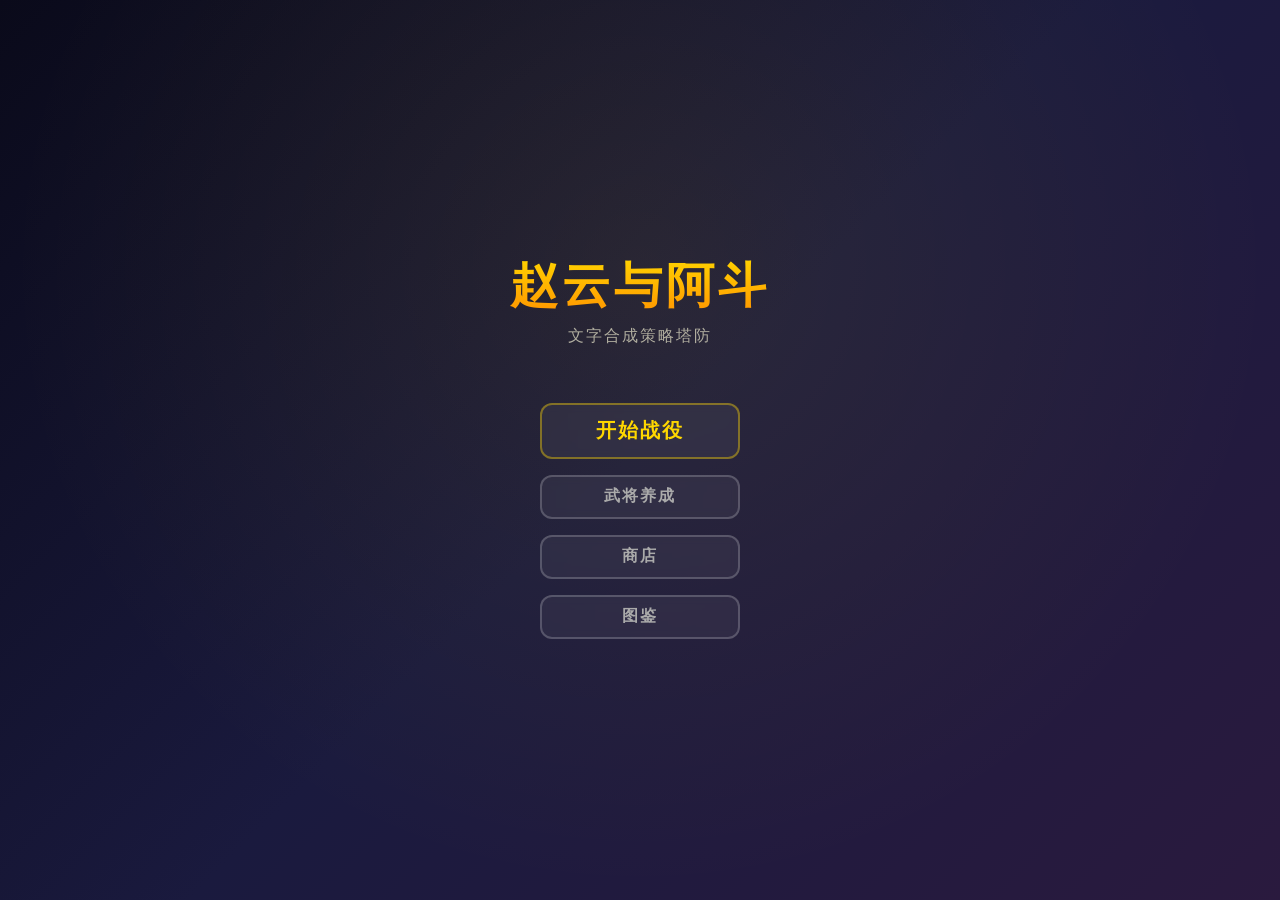
<file: index.html>
<!DOCTYPE html>
<html lang="zh-CN">
<head>
<meta charset="UTF-8">
<meta name="viewport" content="width=device-width,initial-scale=1.0,maximum-scale=1.0,user-scalable=no,viewport-fit=cover">
<meta name="apple-mobile-web-app-capable" content="yes">
<meta name="apple-mobile-web-app-status-bar-style" content="black-translucent">
<title>赵云与阿斗 — 文字合成塔防</title>
<link rel="stylesheet" href="css/main.css">
</head>
<body>

<!-- 主菜单 -->
<div id="menu-screen" class="screen active">
  <div class="game-title">赵云与阿斗</div>
  <div class="game-subtitle">文字合成策略塔防</div>
  <button class="menu-btn" id="btn-start">开始战役</button>
  <button class="menu-btn secondary">武将养成</button>
  <button class="menu-btn secondary">商店</button>
  <button class="menu-btn secondary">图鉴</button>
</div>

<!-- 章节选择 -->
<div id="chapter-select-screen" class="screen">
  <h2>选择章节</h2>
  <div class="chapter-list" id="chapter-select"></div>
  <button class="back-btn" id="btn-back-menu">← 返回主菜单</button>
</div>

<!-- 战斗界面 -->
<div id="battle-screen" class="screen">
  <div id="hud">
    <div class="hud-left">
      <span id="hud-wave">波次 1/5</span>
      <span id="hud-gold">💰0</span>
    </div>
    <div class="hud-right">
      <span id="hud-hp">阿斗 ❤️×10</span>
      <div id="adou-hp-bar"><div id="adou-hp-fill"></div></div>
      <button id="btn-pause">⏸</button>
    </div>
  </div>
  <canvas id="battle-canvas"></canvas>
  <div id="skill-bar"></div>
</div>

<!-- 暂停 -->
<div id="pause-overlay">
  <h2>⏸ 暂停</h2>
  <button class="menu-btn" id="btn-resume">继续游戏</button>
  <button class="menu-btn secondary" id="btn-quit">退出</button>
</div>

<!-- 结算 -->
<div id="result-screen" class="screen">
  <div class="result-title" id="result-title">🎉 胜利！</div>
  <div id="result-stars">⭐⭐⭐</div>
  <div class="result-stat">获得金币: <span id="result-gold">0</span></div>
  <div class="result-stat">消灭敌人: <span id="result-kills">0</span></div>
  <div class="result-buttons">
    <button class="menu-btn" id="btn-retry">再来一局</button>
    <button class="menu-btn secondary" id="btn-menu">返回主菜单</button>
  </div>
</div>

<!-- Toast -->
<div id="toast"></div>

<!-- Scripts -->
<script src="js/config.js"></script>
<script src="js/game-core.js"></script>
<script src="js/battle-renderer.js"></script>
<script src="js/ui.js"></script>
<script src="js/main.js"></script>

</body>
</html>
</file>
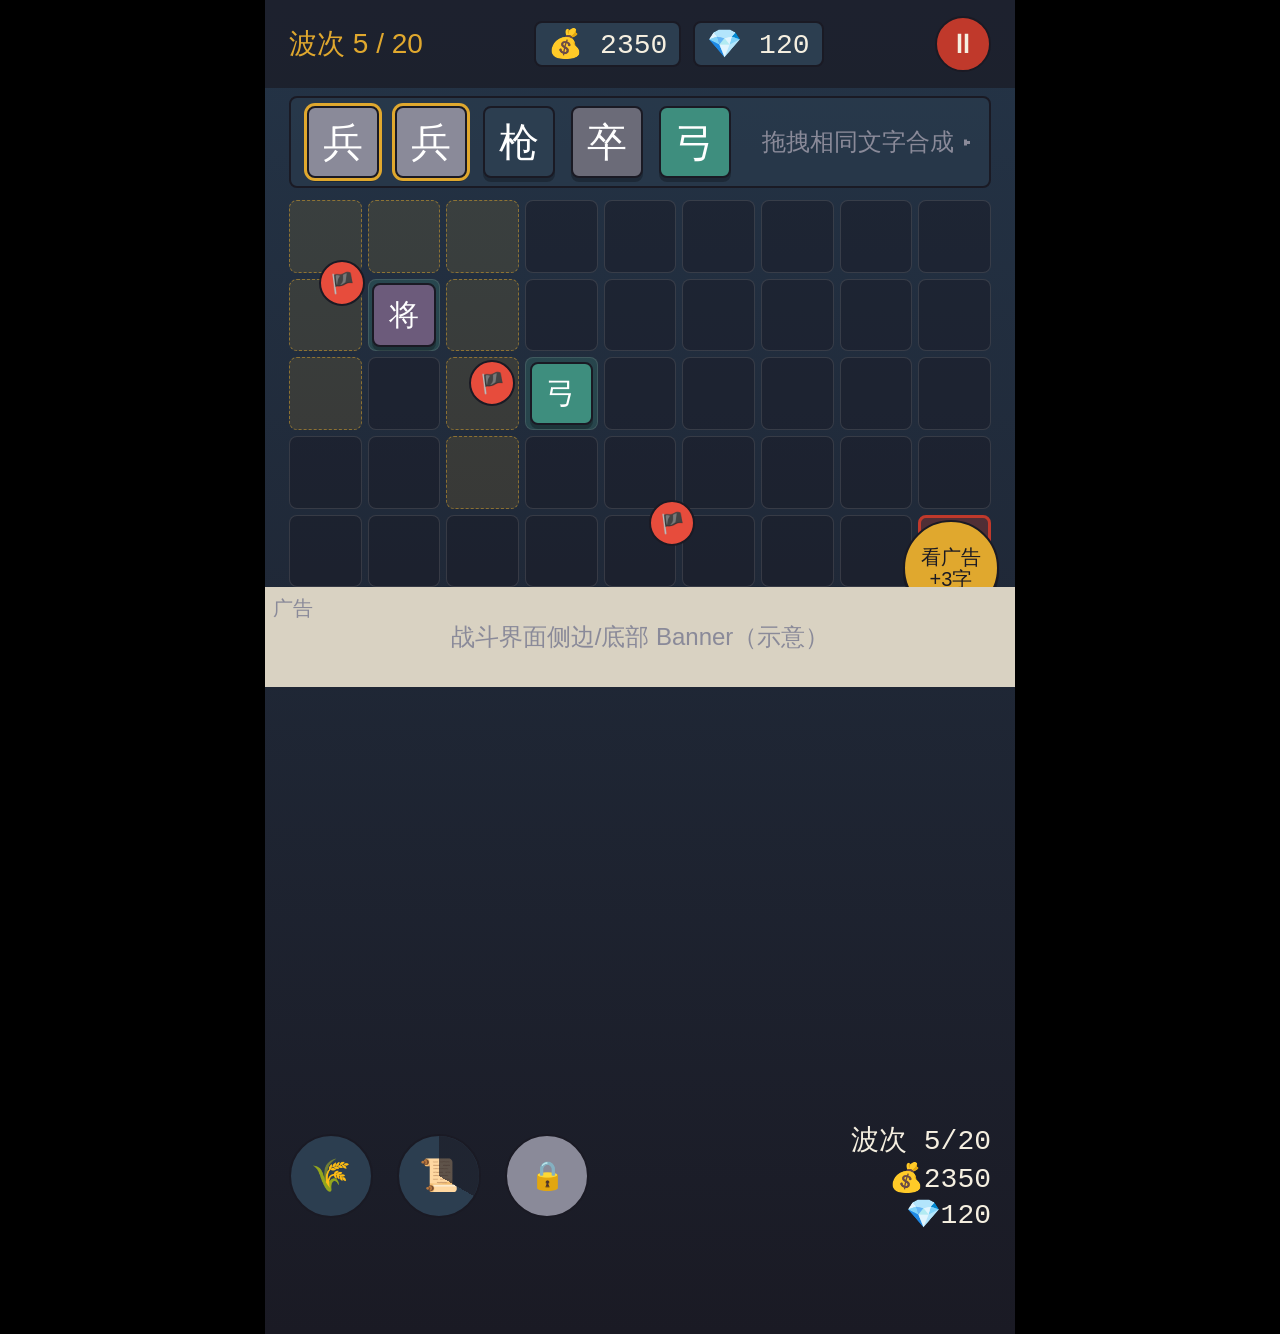
<file: design/prototype-battle.html>
<!DOCTYPE html>
<html lang="zh-CN">
<head>
<meta charset="UTF-8">
<meta name="viewport" content="width=750">
<title>战斗界面 · 赵云与阿斗</title>
<link rel="stylesheet" href="style-guide.css">
<style>
  * { margin:0; padding:0; box-sizing:border-box; }
  body { background:#000; display:flex; justify-content:center; }
  .screen { width:750px; height:1334px; position:relative; overflow:hidden;
    background: linear-gradient(180deg,#243447 0%, #1A1A24 100%);
    font-family:var(--f-body); color:var(--c-paper); }

  /* 顶部状态栏 */
  .topbar { height:88px; display:flex; align-items:center; justify-content:space-between;
    padding:0 var(--safe-x); background:rgba(26,26,36,.7); }
  .wave { font-family:var(--f-title); font-size:var(--fs-body); color:var(--c-gold); }
  .res { display:flex; gap:12px; font-family:var(--f-num); font-size:var(--fs-body); }
  .res .pill { background:var(--c-ink); border:var(--bd); border-radius:var(--r-tag);
    padding:4px 12px; }
  .pause { width:56px; height:56px; border-radius:50%; background:var(--c-red);
    border:var(--bd); display:flex; align-items:center; justify-content:center; font-size:28px; }

  /* 文字掉落区 */
  .dropzone { height:92px; margin:0 var(--safe-x); margin-top:8px; display:flex;
    gap:16px; align-items:center; background:rgba(44,62,80,.5);
    border:var(--bd); border-radius:var(--r-tag); padding:0 16px; }
  .dropzone .unit.glow { box-shadow:0 0 0 3px var(--c-gold), var(--shadow-pixel); }
  .dropzone .hint { font-size:var(--fs-sm); color:var(--c-gray); margin-left:auto; }

  /* 战场网格 */
  .battlefield { margin:12px var(--safe-x) 0; position:relative; }
  .grid { display:grid; grid-template-columns:repeat(9,1fr); gap:6px; }
  .cell { aspect-ratio:1/1; border-radius:var(--r-tag); background:rgba(26,26,36,.45);
    border:1px solid rgba(245,239,224,.12); display:flex; align-items:center;
    justify-content:center; position:relative; }
  .cell.path { background:rgba(224,168,46,.12); border:1px dashed rgba(224,168,46,.5); }
  .cell.held { background:rgba(62,142,126,.25); }
  .cell .unit { width:90%; height:90%; font-size:30px; }
  /* 阿斗格 */
  .cell.adou { background:rgba(192,57,43,.3); border:var(--bd-strong); }
  .adou-face { width:70%; height:70%; border-radius:50%; background:var(--c-gold);
    border:var(--bd); display:flex; align-items:center; justify-content:center; font-size:24px; }
  .adou-hp { position:absolute; bottom:2px; left:4px; right:4px; }

  /* 敌人（示意行进） */
  .enemy { position:absolute; width:46px; height:46px; border-radius:50%;
    background:var(--c-danger); border:var(--bd); display:flex; align-items:center;
    justify-content:center; font-size:20px; z-index:5; }
  .e1 { left:30px;  top:60px; }
  .e2 { left:180px; top:160px; }
  .e3 { left:360px; top:300px; }

  /* 技能栏 + 状态条 */
  .bottom { position:absolute; left:0; right:0; bottom:108px; height:100px;
    display:flex; align-items:center; padding:0 var(--safe-x); gap:24px; }
  .skills { display:flex; gap:24px; }
  .cd.locked { background:var(--c-gray); }
  .cd.locked::before { content:"🔒"; position:absolute; font-size:28px; }
  .status { margin-left:auto; text-align:right; font-family:var(--f-num); font-size:var(--fs-body); }
  .status div { margin:2px 0; }

  /* 激励视频浮动 */
  .reward-fab { position:absolute; right:16px; top:520px; width:96px; height:96px;
    border-radius:50%; background:var(--c-gold); border:var(--bd); color:var(--c-night);
    display:flex; align-items:center; justify-content:center; text-align:center;
    font-family:var(--f-title); font-size:20px; line-height:1.1; box-shadow:var(--shadow-pixel); }

  /* 阿斗受击警示层（示意） */
  .warn-flash { position:absolute; inset:0; background:rgba(231,76,60,.3);
    pointer-events:none; opacity:0; }
</style>
</head>
<body>
<div class="screen">

  <div class="topbar">
    <div class="wave">波次 5 / 20</div>
    <div class="res">
      <div class="pill">💰 2350</div>
      <div class="pill">💎 120</div>
    </div>
    <div class="pause">⏸</div>
  </div>

  <div class="dropzone">
    <div class="unit unit-l1 glow">兵</div>
    <div class="unit unit-l1 glow">兵</div>
    <div class="unit unit-l3">枪</div>
    <div class="unit unit-l2">卒</div>
    <div class="unit unit-l4">弓</div>
    <div class="hint">拖拽相同文字合成 ▸</div>
  </div>

  <div class="battlefield">
    <div class="grid">
      <!-- 5 行 × 9 列 = 45 格 -->
      <div class="cell path"></div><div class="cell path"></div><div class="cell path"></div><div class="cell"></div><div class="cell"></div><div class="cell"></div><div class="cell"></div><div class="cell"></div><div class="cell"></div>
      <div class="cell path"></div><div class="cell held"><div class="unit unit-l6">将</div></div><div class="cell path"></div><div class="cell"></div><div class="cell"></div><div class="cell"></div><div class="cell"></div><div class="cell"></div><div class="cell"></div>
      <div class="cell path"></div><div class="cell"></div><div class="cell path"></div><div class="cell held"><div class="unit unit-l4">弓</div></div><div class="cell"></div><div class="cell"></div><div class="cell"></div><div class="cell"></div><div class="cell"></div>
      <div class="cell"></div><div class="cell"></div><div class="cell path"></div><div class="cell"></div><div class="cell"></div><div class="cell"></div><div class="cell"></div><div class="cell"></div><div class="cell"></div>
      <div class="cell"></div><div class="cell"></div><div class="cell"></div><div class="cell"></div><div class="cell"></div><div class="cell"></div><div class="cell"></div><div class="cell"></div><div class="cell adou">
        <div class="adou-face">👶</div>
        <div class="adou-hp hpbar"><i style="width:80%"></i></div>
      </div>
    </div>
    <!-- 敌人示意 -->
    <div class="enemy e1">🏴</div>
    <div class="enemy e2">🏴</div>
    <div class="enemy e3">🏴</div>
  </div>

  <div class="reward-fab">看广告<br>+3字</div>

  <div class="bottom">
    <div class="skills">
      <div class="cd" style="--cd:0deg">🌾</div>
      <div class="cd" style="--cd:120deg">📜</div>
      <div class="cd locked"></div>
    </div>
    <div class="status">
      <div>波次 5/20</div>
      <div>💰2350</div>
      <div>💎120</div>
    </div>
  </div>

  <div class="warn-flash"></div>
  <div class="banner-ad">战斗界面侧边/底部 Banner（示意）</div>
</div>
</body>
</html>
</file>
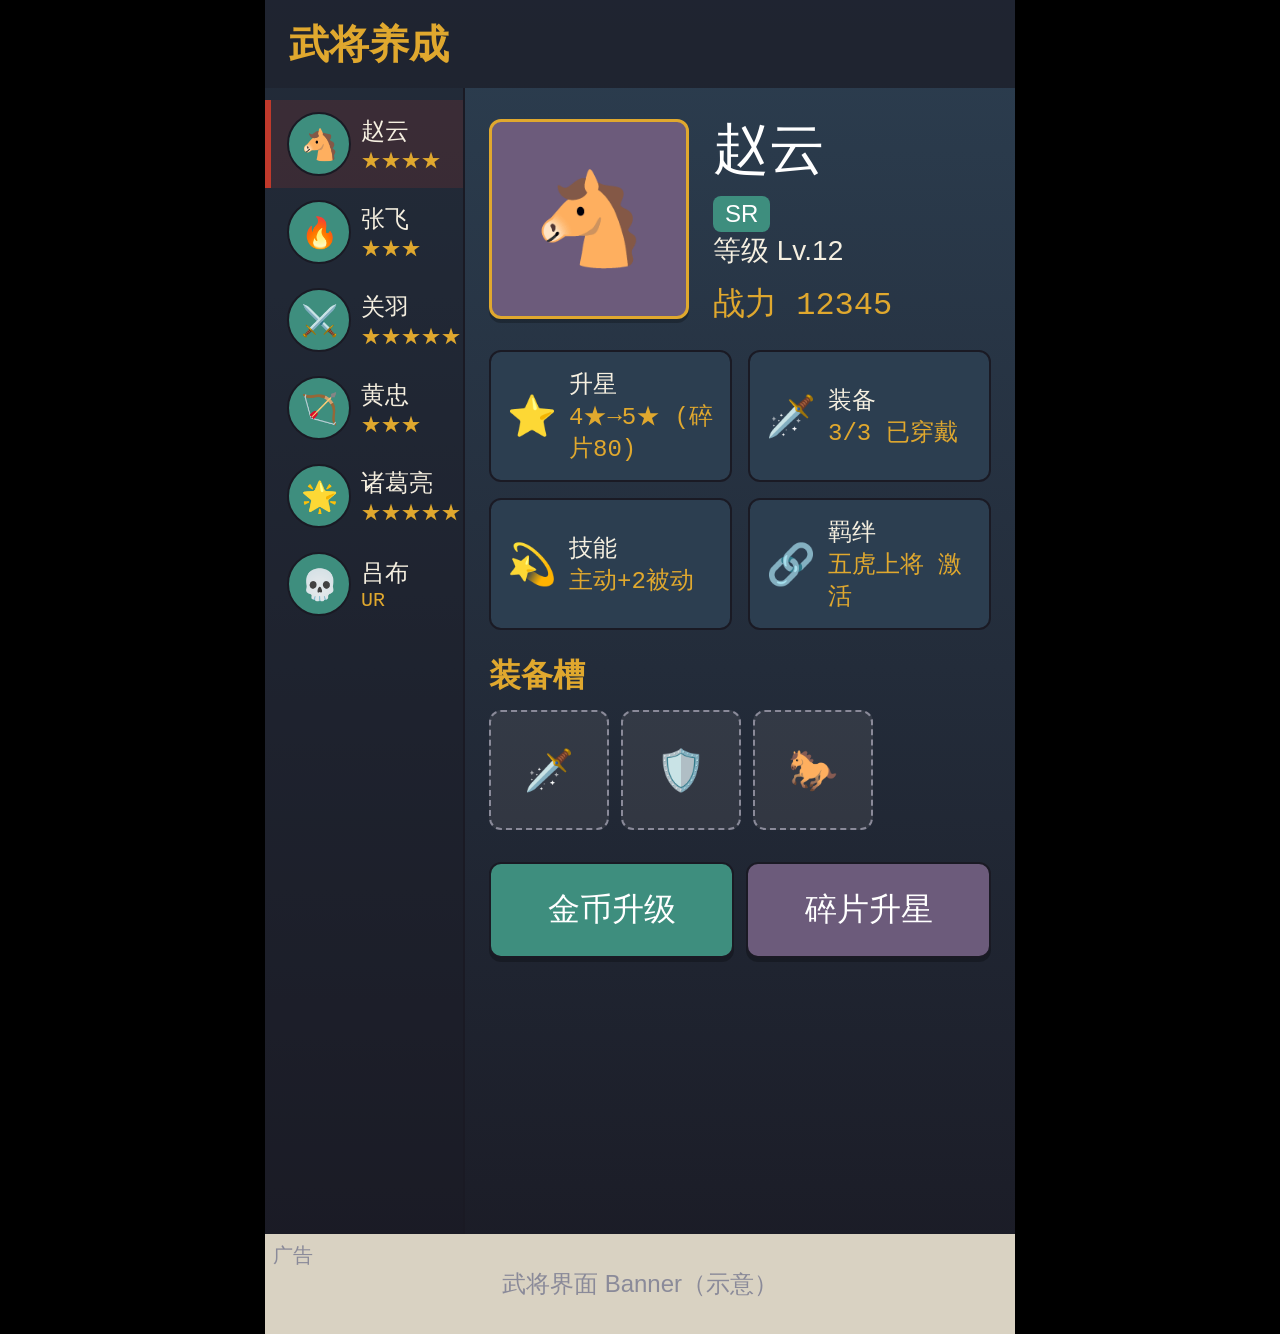
<file: design/prototype-hero.html>
<!DOCTYPE html>
<html lang="zh-CN">
<head>
<meta charset="UTF-8">
<meta name="viewport" content="width=750">
<title>武将养成 · 赵云与阿斗</title>
<link rel="stylesheet" href="style-guide.css">
<style>
  * { margin:0; padding:0; box-sizing:border-box; }
  body { background:#000; display:flex; justify-content:center; }
  .screen { width:750px; height:1334px; position:relative; overflow:hidden;
    background: linear-gradient(180deg,#2C3E50 0%, #1A1A24 100%);
    font-family:var(--f-body); color:var(--c-paper); }

  .topbar { height:88px; display:flex; align-items:center; padding:0 var(--safe-x);
    background:rgba(26,26,36,.7); }
  .topbar h2 { font-family:var(--f-title); font-size:var(--fs-h1); color:var(--c-gold); }

  .layout { display:flex; height:calc(1334px - 88px - 100px); }
  /* 左栏列表 */
  .hero-list { width:200px; background:rgba(26,26,36,.5); border-right:var(--bd);
    overflow-y:auto; padding:12px 0; }
  .hero-item { display:flex; align-items:center; gap:10px; padding:12px 16px;
    border-left:6px solid transparent; }
  .hero-item.sel { border-left-color:var(--c-red); background:rgba(192,57,43,.15); }
  .hero-ava { width:64px; height:64px; border-radius:50%; background:var(--c-jade);
    border:var(--bd); flex:none; display:flex; align-items:center; justify-content:center; font-size:30px; }
  .hero-item .hn { font-size:var(--fs-sm); }
  .hero-item .hs { font-family:var(--f-num); font-size:var(--fs-xs); color:var(--c-gold); }

  /* 右栏详情 */
  .detail { flex:1; padding:var(--sp-3); overflow-y:auto; }
  .hero-head { display:flex; gap:var(--sp-3); align-items:center; }
  .hero-portrait { width:200px; height:200px; border-radius:var(--r-card); background:var(--c-purple);
    border:var(--bd-gold); display:flex; align-items:center; justify-content:center; font-size:90px;
    box-shadow:var(--shadow-pixel); }
  .hero-meta .hn { font-family:var(--f-title); font-size:var(--fs-giant); color:#fff; }
  .rar { display:inline-block; margin-top:8px; }
  .hero-meta .power { font-family:var(--f-num); font-size:var(--fs-h2); color:var(--c-gold); margin-top:12px; }
  .hero-meta .lv { font-size:var(--fs-body); color:var(--c-paper); }

  /* 养成四宫格 */
  .grid4 { display:grid; grid-template-columns:repeat(2,1fr); gap:var(--sp-2); margin-top:var(--sp-3); }
  .gcard { background:var(--c-ink); border:var(--bd); border-radius:var(--r-card);
    padding:var(--sp-2); display:flex; align-items:center; gap:12px; }
  .gcard .gi { font-size:40px; }
  .gcard .gt { font-size:var(--fs-sm); }
  .gcard .gv { font-family:var(--f-num); font-size:var(--fs-sm); color:var(--c-gold); }

  .equip { margin-top:var(--sp-3); }
  .equip h3 { font-family:var(--f-title); font-size:var(--fs-h2); color:var(--c-gold); margin-bottom:12px; }
  .slots { display:flex; gap:12px; }
  .slot { width:120px; height:120px; border-radius:var(--r-card); background:rgba(245,239,224,.08);
    border:2px dashed var(--c-gray); display:flex; align-items:center; justify-content:center;
    font-size:40px; color:var(--c-gray); }

  .acts { display:flex; gap:12px; margin-top:var(--sp-4); }
  .acts .btn { flex:1; }
  .btn-up { background:var(--c-jade); }
  .btn-star { background:var(--c-purple); }
</style>
</head>
<body>
<div class="screen">
  <div class="topbar"><h2>武将养成</h2></div>
  <div class="layout">
    <div class="hero-list">
      <div class="hero-item sel"><div class="hero-ava">🐴</div><div><div class="hn">赵云</div><div class="hs">★★★★</div></div></div>
      <div class="hero-item"><div class="hero-ava">🔥</div><div><div class="hn">张飞</div><div class="hs">★★★</div></div></div>
      <div class="hero-item"><div class="hero-ava">⚔️</div><div><div class="hn">关羽</div><div class="hs">★★★★★</div></div></div>
      <div class="hero-item"><div class="hero-ava">🏹</div><div><div class="hn">黄忠</div><div class="hs">★★★</div></div></div>
      <div class="hero-item"><div class="hero-ava">🌟</div><div><div class="hn">诸葛亮</div><div class="hs">★★★★★</div></div></div>
      <div class="hero-item"><div class="hero-ava">💀</div><div><div class="hn">吕布</div><div class="hs">UR</div></div></div>
    </div>

    <div class="detail">
      <div class="hero-head">
        <div class="hero-portrait">🐴</div>
        <div class="hero-meta">
          <div class="hn">赵云</div>
          <span class="rar rar-SR">SR</span>
          <div class="lv">等级 Lv.12</div>
          <div class="power">战力 12345</div>
        </div>
      </div>

      <div class="grid4">
        <div class="gcard"><div class="gi">⭐</div><div><div class="gt">升星</div><div class="gv">4★→5★ (碎片80)</div></div></div>
        <div class="gcard"><div class="gi">🗡️</div><div><div class="gt">装备</div><div class="gv">3/3 已穿戴</div></div></div>
        <div class="gcard"><div class="gi">💫</div><div><div class="gt">技能</div><div class="gv">主动+2被动</div></div></div>
        <div class="gcard"><div class="gi">🔗</div><div><div class="gt">羁绊</div><div class="gv">五虎上将 激活</div></div></div>
      </div>

      <div class="equip">
        <h3>装备槽</h3>
        <div class="slots">
          <div class="slot">🗡️</div>
          <div class="slot">🛡️</div>
          <div class="slot">🐎</div>
        </div>
      </div>

      <div class="acts">
        <div class="btn btn-up">金币升级</div>
        <div class="btn btn-star">碎片升星</div>
      </div>
    </div>
  </div>
  <div class="banner-ad">武将界面 Banner（示意）</div>
</div>
</body>
</html>
</file>
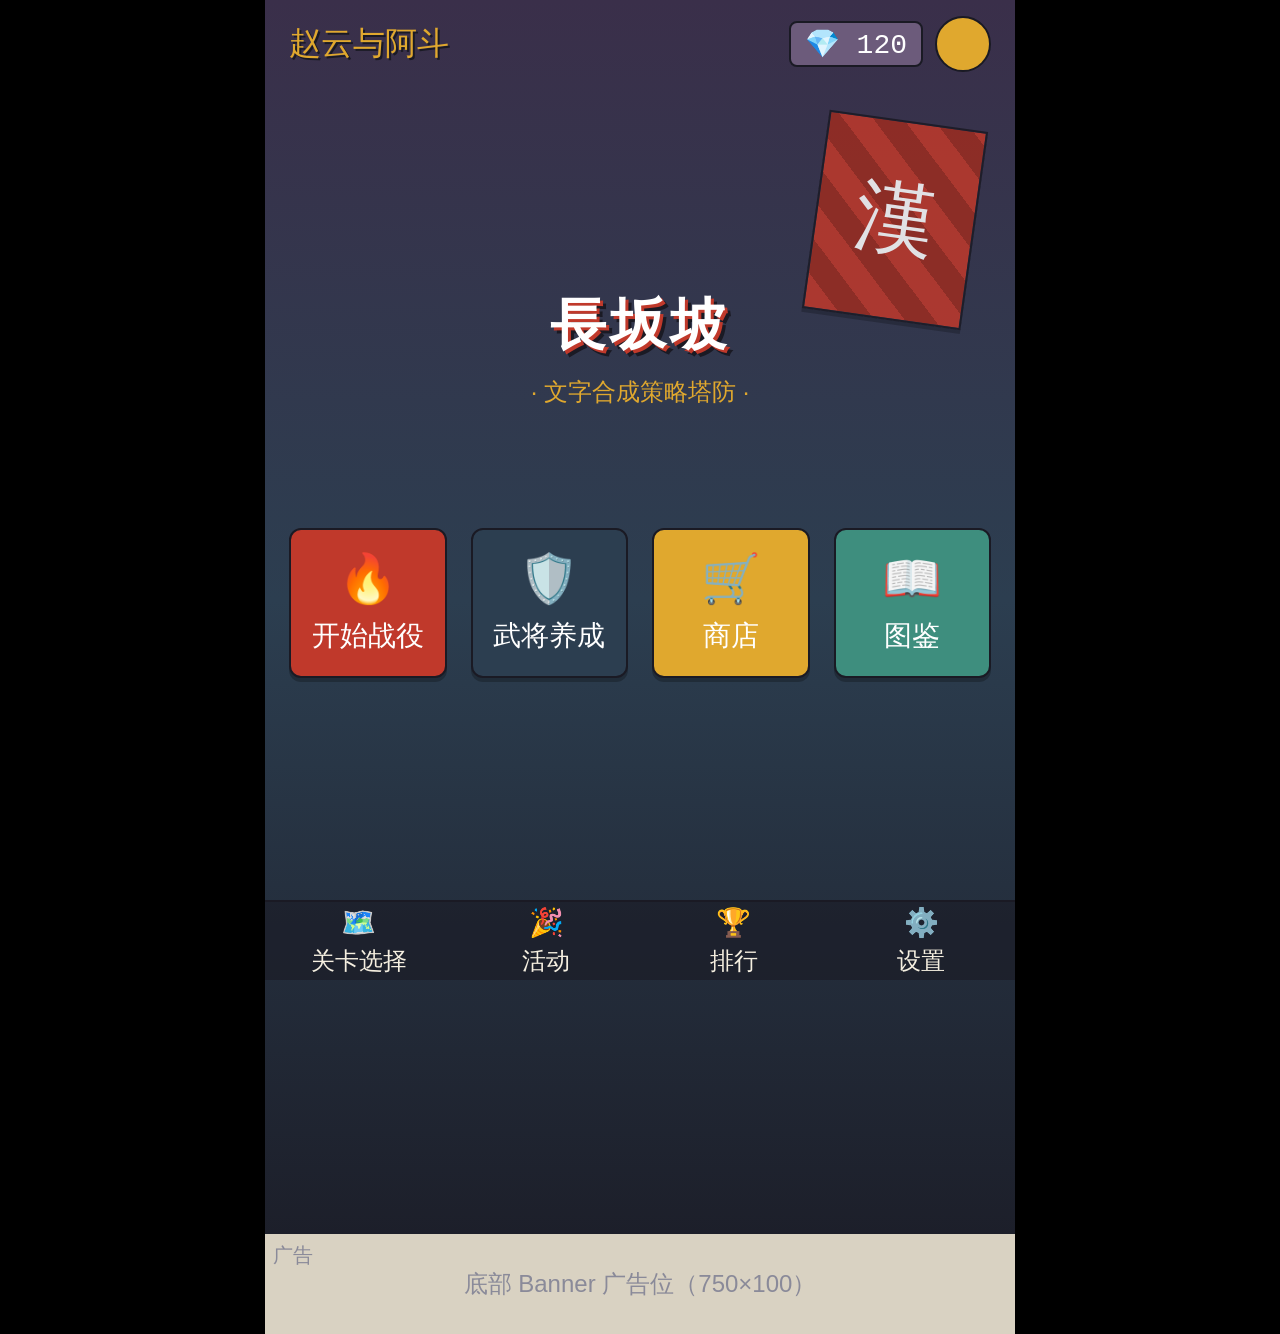
<file: design/prototype-home.html>
<!DOCTYPE html>
<html lang="zh-CN">
<head>
<meta charset="UTF-8">
<meta name="viewport" content="width=750">
<title>主界面 · 赵云与阿斗</title>
<link rel="stylesheet" href="style-guide.css">
<style>
  * { margin:0; padding:0; box-sizing:border-box; }
  body { background:#000; display:flex; justify-content:center; }
  .screen { width:750px; height:1334px; position:relative; overflow:hidden;
    background: linear-gradient(180deg,#3a2f4a 0%, #2C3E50 45%, #1A1A24 100%);
    font-family:var(--f-body); color:var(--c-paper); }

  /* 战旗背景装饰 */
  .flag { position:absolute; top:120px; right:40px; width:160px; height:200px;
    background:
      repeating-linear-gradient(45deg,var(--c-red) 0 24px, #9c2c20 24px 48px);
    border:var(--bd); transform:rotate(8deg); opacity:.85;
    box-shadow:var(--shadow-pixel); }
  .flag::before { content:"漢"; position:absolute; inset:0; display:flex;
    align-items:center; justify-content:center; font-family:var(--f-title);
    font-size:80px; color:#fff; }

  /* 顶部栏 */
  .topbar { height:88px; display:flex; align-items:center; justify-content:space-between;
    padding:0 var(--safe-x); }
  .gamename { font-family:var(--f-title); font-size:var(--fs-h2); color:var(--c-gold);
    text-shadow:2px 2px 0 var(--c-night); }
  .topright { display:flex; align-items:center; gap:12px; }
  .diamond { font-family:var(--f-num); font-size:var(--fs-body); color:#fff;
    background:var(--c-purple); border:var(--bd); border-radius:var(--r-tag);
    padding:4px 14px; }
  .avatar { width:56px; height:56px; border-radius:50%; background:var(--c-gold);
    border:var(--bd); }

  /* 大标题 */
  .hero-title { text-align:center; margin-top:200px; }
  .hero-title h1 { font-family:var(--f-title); font-size:var(--fs-giant); color:#fff;
    text-shadow: 3px 3px 0 var(--c-red), 6px 6px 0 var(--c-night); letter-spacing:4px; }
  .hero-title p { font-size:var(--fs-sm); color:var(--c-gold); margin-top:12px; }

  /* 四大主按钮 */
  .main-btns { display:grid; grid-template-columns:repeat(4,1fr); gap:var(--sp-3);
    padding:0 var(--safe-x); margin-top:120px; }
  .mbtn { height:150px; border-radius:var(--r-btn); border:var(--bd);
    box-shadow:var(--shadow-pixel); display:flex; flex-direction:column;
    align-items:center; justify-content:center; gap:10px; }
  .mbtn .ico { font-size:48px; }
  .mbtn .lab { font-family:var(--f-title); font-size:var(--fs-body); color:#fff; }
  .mbtn.c1 { background:var(--c-red); }
  .mbtn.c2 { background:var(--c-ink); }
  .mbtn.c3 { background:var(--c-gold); color:var(--c-night); }
  .mbtn.c4 { background:var(--c-jade); }

  /* 底部功能栏 */
  .footbar { position:absolute; left:0; right:0; top:1234px; height:0; }
  .funcbar { position:absolute; left:0; right:0; top:900px; height:80px;
    background:rgba(26,26,36,.6); display:flex; border-top:var(--bd); }
  .func { flex:1; display:flex; flex-direction:column; align-items:center;
    justify-content:center; gap:6px; font-size:var(--fs-sm); color:var(--c-paper); }
  .func .fi { font-size:28px; }

  /* Banner */
  .banner-ad { position:absolute; left:0; right:0; bottom:0; }
</style>
</head>
<body>
<div class="screen">
  <div class="flag"></div>

  <div class="topbar">
    <div class="gamename">赵云与阿斗</div>
    <div class="topright">
      <div class="diamond">💎 120</div>
      <div class="avatar"></div>
    </div>
  </div>

  <div class="hero-title">
    <h1>長坂坡</h1>
    <p>· 文字合成策略塔防 ·</p>
  </div>

  <div class="main-btns">
    <div class="mbtn c1"><div class="ico">🔥</div><div class="lab">开始战役</div></div>
    <div class="mbtn c2"><div class="ico">🛡️</div><div class="lab">武将养成</div></div>
    <div class="mbtn c3"><div class="ico">🛒</div><div class="lab">商店</div></div>
    <div class="mbtn c4"><div class="ico">📖</div><div class="lab">图鉴</div></div>
  </div>

  <div class="funcbar">
    <div class="func"><div class="fi">🗺️</div>关卡选择</div>
    <div class="func"><div class="fi">🎉</div>活动</div>
    <div class="func"><div class="fi">🏆</div>排行</div>
    <div class="func"><div class="fi">⚙️</div>设置</div>
  </div>

  <div class="banner-ad">底部 Banner 广告位（750×100）</div>
</div>
</body>
</html>
</file>
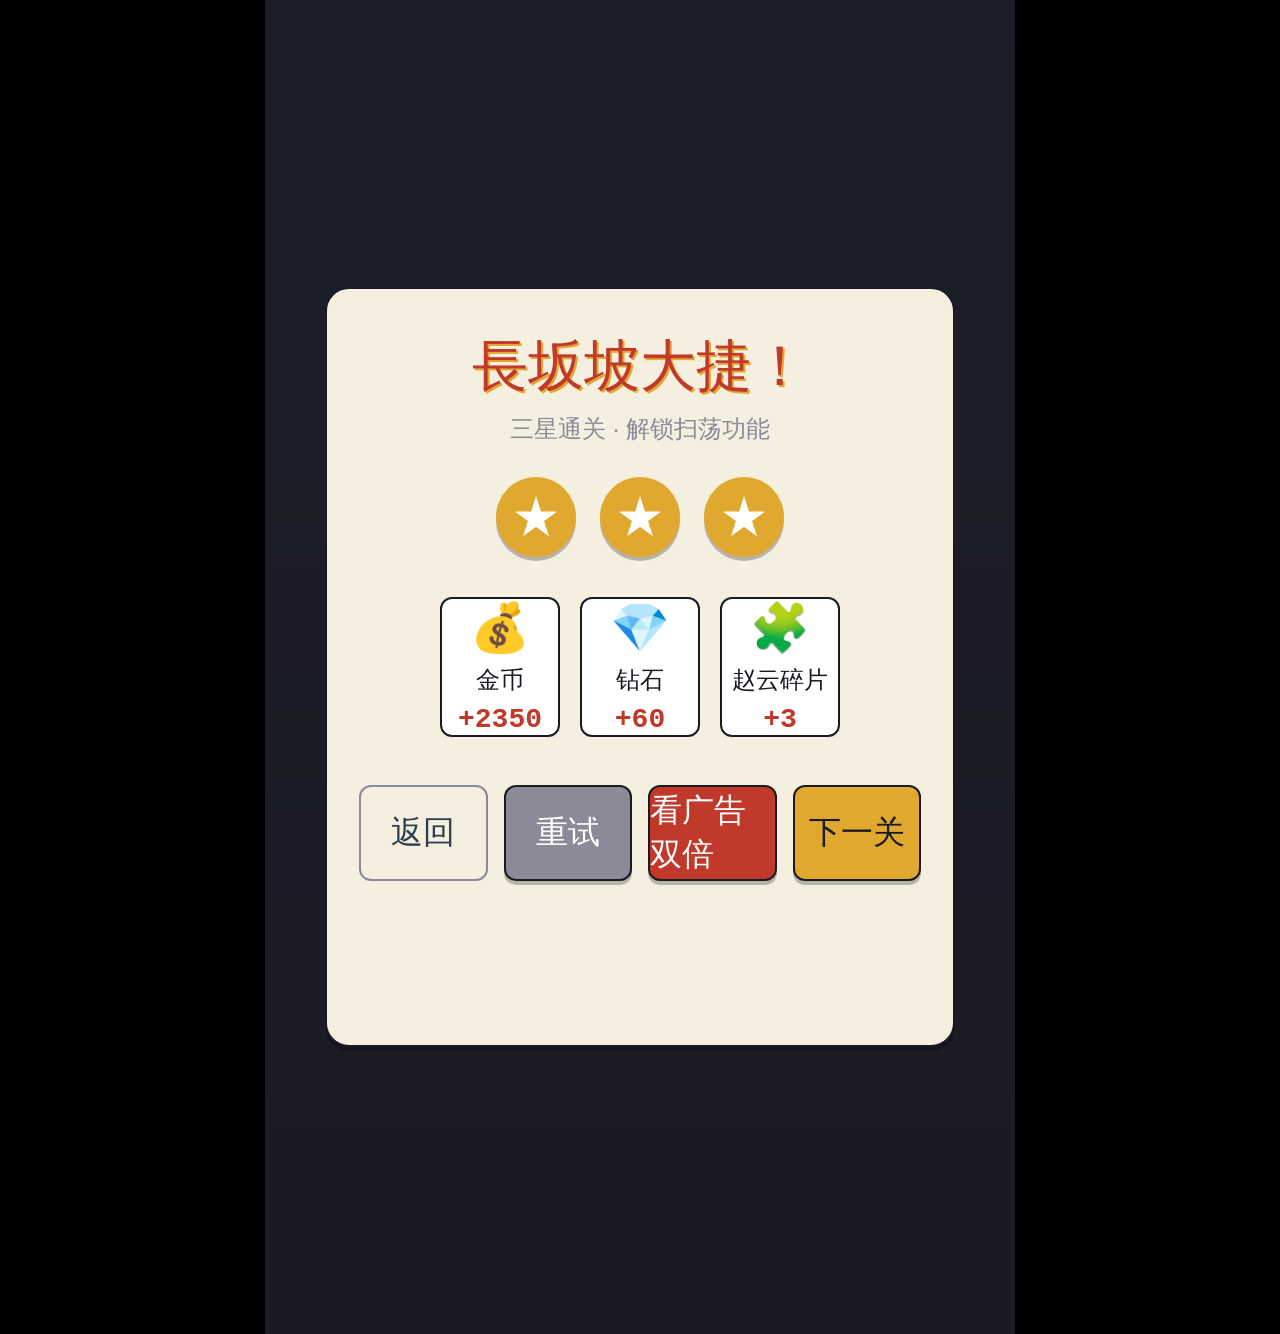
<file: design/prototype-result.html>
<!DOCTYPE html>
<html lang="zh-CN">
<head>
<meta charset="UTF-8">
<meta name="viewport" content="width=750">
<title>结算界面 · 赵云与阿斗</title>
<link rel="stylesheet" href="style-guide.css">
<style>
  * { margin:0; padding:0; box-sizing:border-box; }
  body { background:#000; display:flex; justify-content:center; }
  .screen { width:750px; height:1334px; position:relative; overflow:hidden;
    background: linear-gradient(180deg,#243447 0%, #1A1A24 100%);
    font-family:var(--f-body); color:var(--c-paper); }

  /* 遮罩 */
  .mask { position:absolute; inset:0; background:rgba(26,26,36,.82);
    display:flex; align-items:center; justify-content:center; }
  .dialog { width:630px; height:760px; background:var(--c-paper); border-radius:24px;
    border:var(--bd); box-shadow:var(--shadow-pixel); padding:40px 32px;
    display:flex; flex-direction:column; align-items:center; color:var(--c-night); }

  .result-title { font-family:var(--f-title); font-size:var(--fs-giant); color:var(--c-red);
    text-shadow:2px 2px 0 var(--c-gold); margin-bottom:8px; }
  .result-sub { font-size:var(--fs-sm); color:var(--c-gray); margin-bottom:32px; }

  /* 星级 */
  .stars { display:flex; gap:24px; margin-bottom:40px; }
  .star { width:80px; height:80px; border-radius:50%; background:var(--c-gray);
    display:flex; align-items:center; justify-content:center; font-size:48px; color:#fff; }
  .star.on { background:var(--c-gold); box-shadow:var(--shadow-pixel); color:#fff; }

  /* 奖励 */
  .rewards { display:flex; gap:20px; margin-bottom:48px; }
  .reward { width:120px; height:140px; border-radius:var(--r-card); background:#fff;
    border:var(--bd); display:flex; flex-direction:column; align-items:center;
    justify-content:center; gap:8px; }
  .reward .ri { font-size:48px; }
  .reward .rt { font-size:var(--fs-sm); color:var(--c-night); }
  .reward .rn { font-family:var(--f-num); font-size:var(--fs-body); color:var(--c-red); font-weight:700; }

  /* 按钮组 */
  .actions { display:flex; gap:16px; width:100%; }
  .actions .btn { flex:1; height:96px; }
  .btn-double { background:var(--c-red); }
  .btn-next { background:var(--c-gold); color:var(--c-night); }
  .btn-retry { background:var(--c-gray); }
  .btn-back { background:transparent; color:var(--c-ink); border-color:var(--c-gray); box-shadow:none; }

  /* 失败态（示意切换 class） */
  .screen.fail .result-title { color:var(--c-gray); text-shadow:none; }
  .screen.fail .dialog { filter:grayscale(.4); }
</style>
</head>
<body>
<div class="screen">
  <div class="mask">
    <div class="dialog">
      <div class="result-title">長坂坡大捷！</div>
      <div class="result-sub">三星通关 · 解锁扫荡功能</div>

      <div class="stars">
        <div class="star on">★</div>
        <div class="star on">★</div>
        <div class="star on">★</div>
      </div>

      <div class="rewards">
        <div class="reward"><div class="ri">💰</div><div class="rt">金币</div><div class="rn">+2350</div></div>
        <div class="reward"><div class="ri">💎</div><div class="rt">钻石</div><div class="rn">+60</div></div>
        <div class="reward"><div class="ri">🧩</div><div class="rt">赵云碎片</div><div class="rn">+3</div></div>
      </div>

      <div class="actions">
        <div class="btn btn-back">返回</div>
        <div class="btn btn-retry">重试</div>
        <div class="btn btn-double">看广告双倍</div>
        <div class="btn btn-next">下一关</div>
      </div>
    </div>
  </div>
</div>
</body>
</html>
</file>
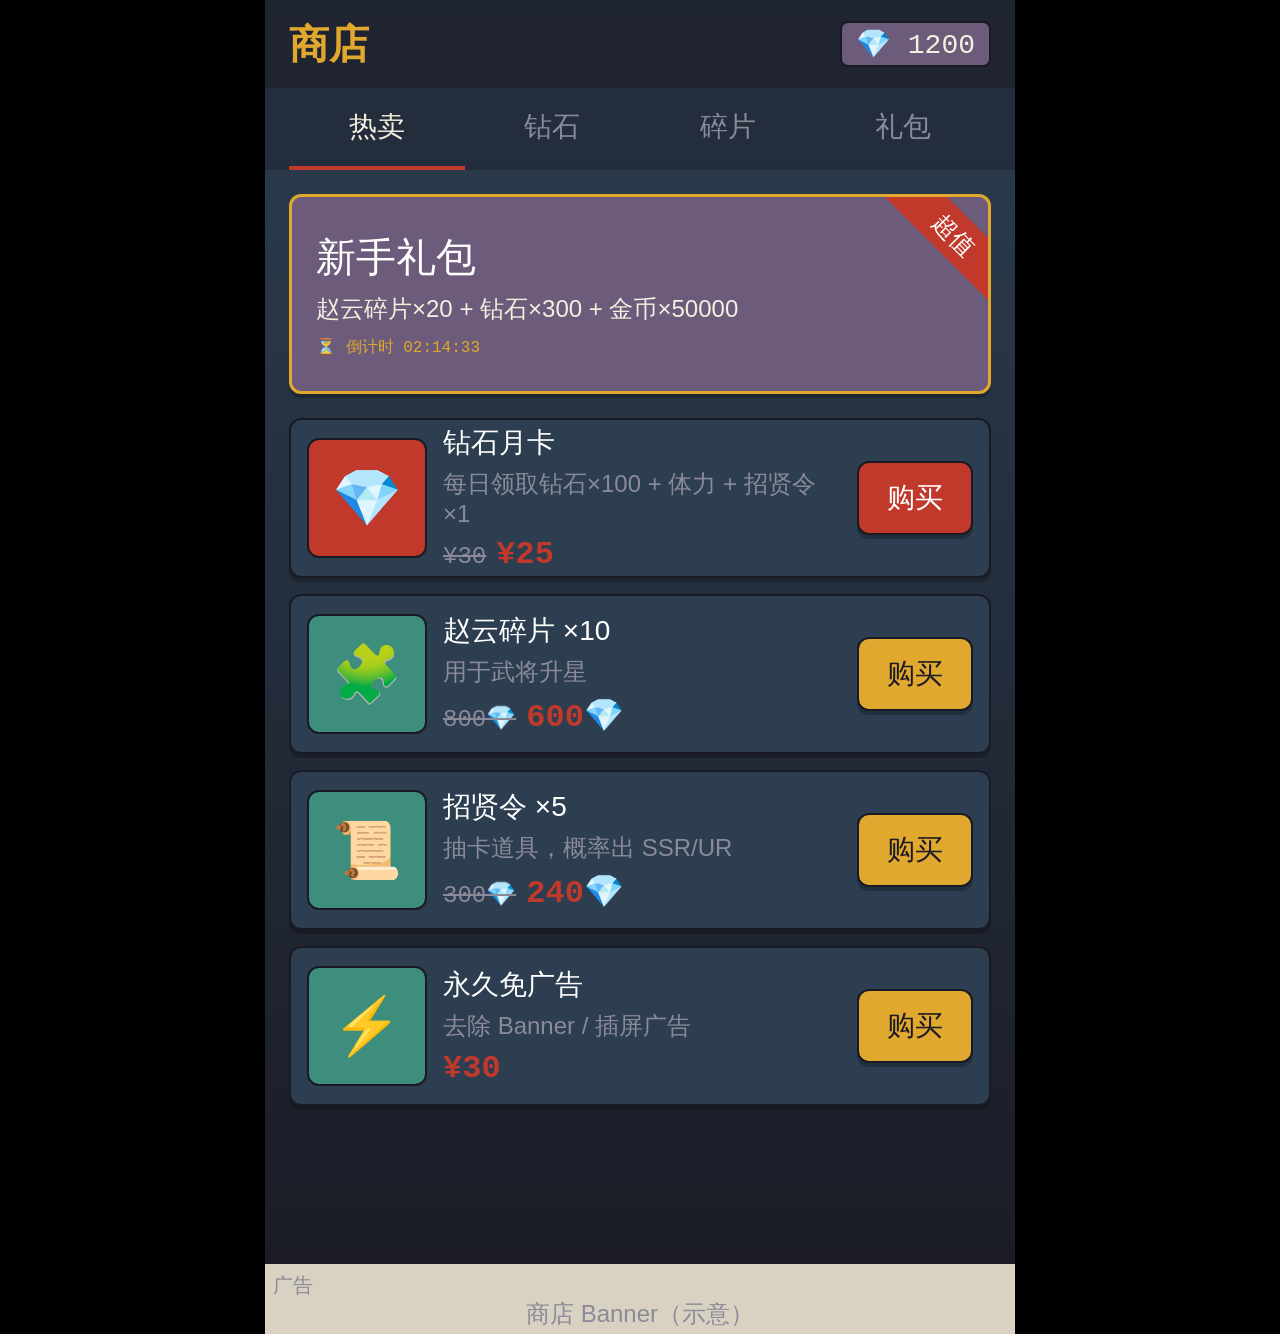
<file: design/prototype-shop.html>
<!DOCTYPE html>
<html lang="zh-CN">
<head>
<meta charset="UTF-8">
<meta name="viewport" content="width=750">
<title>商店 · 赵云与阿斗</title>
<link rel="stylesheet" href="style-guide.css">
<style>
  * { margin:0; padding:0; box-sizing:border-box; }
  body { background:#000; display:flex; justify-content:center; }
  .screen { width:750px; height:1334px; position:relative; overflow:hidden;
    background: linear-gradient(180deg,#2C3E50 0%, #1A1A24 100%);
    font-family:var(--f-body); color:var(--c-paper); }

  .topbar { height:88px; display:flex; align-items:center; padding:0 var(--safe-x);
    background:rgba(26,26,36,.7); }
  .topbar h2 { font-family:var(--f-title); font-size:var(--fs-h1); color:var(--c-gold); }
  .topbar .bal { margin-left:auto; font-family:var(--f-num); font-size:var(--fs-body);
    background:var(--c-purple); border:var(--bd); border-radius:var(--r-tag); padding:4px 14px; }

  /* Tab */
  .tabs { display:flex; padding:0 var(--safe-x); gap:0; background:rgba(26,26,36,.4); }
  .tab { flex:1; text-align:center; padding:20px 0; font-family:var(--f-title);
    font-size:var(--fs-body); color:var(--c-gray); border-bottom:4px solid transparent; }
  .tab.on { color:var(--c-paper); border-bottom-color:var(--c-red); }

  .content { padding:var(--sp-3); overflow-y:auto; height:calc(1334px - 88px - 52px - 100px); }

  /* 特惠大卡 */
  .feature { width:100%; height:200px; border-radius:var(--r-card); background:var(--c-purple);
    border:var(--bd-gold); position:relative; overflow:hidden; margin-bottom:var(--sp-3);
    display:flex; align-items:center; padding:var(--sp-3); box-shadow:var(--shadow-pixel); }
  .feature .ft { font-family:var(--f-title); font-size:var(--fs-h1); color:#fff; }
  .feature .fd { font-size:var(--fs-sm); color:var(--c-paper); margin-top:8px; }
  .feature .ribbon { position:absolute; top:16px; right:-40px; transform:rotate(45deg);
    background:var(--c-red); color:#fff; font-size:var(--fs-sm); padding:6px 50px; }
  .feature .cd-timer { margin-top:12px; font-family:var(--f-num); color:var(--c-gold); }

  /* 商品卡 */
  .shop-item { display:flex; align-items:center; gap:var(--sp-2); width:100%;
    height:160px; background:var(--c-ink); border:var(--bd); border-radius:var(--r-card);
    padding:var(--sp-2); margin-bottom:var(--sp-2); box-shadow:var(--shadow-pixel); }
  .shop-item .si { width:120px; height:120px; border-radius:var(--r-card); background:var(--c-jade);
    border:var(--bd); display:flex; align-items:center; justify-content:center; font-size:56px; flex:none; }
  .shop-item .info { flex:1; }
  .shop-item .nm { font-family:var(--f-title); font-size:var(--fs-body); color:#fff; }
  .shop-item .ds { font-size:var(--fs-sm); color:var(--c-gray); margin-top:6px; }
  .shop-item .price { margin-top:8px; }
  .shop-item .old { font-family:var(--f-num); font-size:var(--fs-sm); color:var(--c-gray);
    text-decoration:line-through; margin-right:10px; }
  .shop-item .now { font-family:var(--f-num); font-size:var(--fs-h2); color:var(--c-red); font-weight:700; }
  .shop-item .buy { background:var(--c-gold); color:var(--c-night); border:var(--bd);
    border-radius:var(--r-btn); font-family:var(--f-title); font-size:var(--fs-body);
    padding:16px 28px; flex:none; box-shadow:var(--shadow-pixel); }

  .shop-item.special .si { background:var(--c-red); }
  .shop-item.special .buy { background:var(--c-red); color:#fff; }
</style>
</head>
<body>
<div class="screen">
  <div class="topbar">
    <h2>商店</h2>
    <div class="bal">💎 1200</div>
  </div>

  <div class="tabs">
    <div class="tab on">热卖</div>
    <div class="tab">钻石</div>
    <div class="tab">碎片</div>
    <div class="tab">礼包</div>
  </div>

  <div class="content">
    <div class="feature">
      <div class="ribbon">超值</div>
      <div>
        <div class="ft">新手礼包</div>
        <div class="fd">赵云碎片×20 + 钻石×300 + 金币×50000</div>
        <div class="cd-timer">⏳ 倒计时 02:14:33</div>
      </div>
    </div>

    <div class="shop-item special">
      <div class="si">💎</div>
      <div class="info">
        <div class="nm">钻石月卡</div>
        <div class="ds">每日领取钻石×100 + 体力 + 招贤令×1</div>
        <div class="price"><span class="old">¥30</span><span class="now">¥25</span></div>
      </div>
      <div class="buy">购买</div>
    </div>

    <div class="shop-item">
      <div class="si">🧩</div>
      <div class="info">
        <div class="nm">赵云碎片 ×10</div>
        <div class="ds">用于武将升星</div>
        <div class="price"><span class="old">800💎</span><span class="now">600💎</span></div>
      </div>
      <div class="buy">购买</div>
    </div>

    <div class="shop-item">
      <div class="si">📜</div>
      <div class="info">
        <div class="nm">招贤令 ×5</div>
        <div class="ds">抽卡道具，概率出 SSR/UR</div>
        <div class="price"><span class="old">300💎</span><span class="now">240💎</span></div>
      </div>
      <div class="buy">购买</div>
    </div>

    <div class="shop-item">
      <div class="si">⚡</div>
      <div class="info">
        <div class="nm">永久免广告</div>
        <div class="ds">去除 Banner / 插屏广告</div>
        <div class="price"><span class="now">¥30</span></div>
      </div>
      <div class="buy">购买</div>
    </div>
  </div>

  <div class="banner-ad">商店 Banner（示意）</div>
</div>
</body>
</html>
</file>
<file: css/main.css>
/* 「赵云与阿斗」文字合成塔防 - 样式 */

* { margin: 0; padding: 0; box-sizing: border-box; }

body {
  font-family: "Microsoft YaHei", "PingFang SC", "SimHei", sans-serif;
  background: #0a0a1a;
  color: #fff;
  overflow: hidden;
  user-select: none;
  -webkit-user-select: none;
  touch-action: manipulation;
  width: 100vw;
  height: 100vh;
}

/* ============ 菜单界面 ============ */
.screen {
  display: none;
  position: absolute;
  top: 0; left: 0; right: 0; bottom: 0;
  flex-direction: column;
  align-items: center;
  justify-content: center;
}
.screen.active { display: flex; }

#menu-screen {
  background: linear-gradient(135deg, #0a0a1a 0%, #1a1a3e 50%, #2a1a3e 100%);
}
#menu-screen::before {
  content: '';
  position: absolute;
  top: 0; left: 0; right: 0; bottom: 0;
  background: radial-gradient(ellipse at 50% 30%, rgba(255,215,0,0.08) 0%, transparent 70%);
  pointer-events: none;
}

.game-title {
  font-size: 48px;
  font-weight: bold;
  background: linear-gradient(180deg, #ffd700 0%, #ff8c00 100%);
  -webkit-background-clip: text;
  -webkit-text-fill-color: transparent;
  background-clip: text;
  text-shadow: none;
  margin-bottom: 8px;
  letter-spacing: 4px;
}
.game-subtitle {
  font-size: 16px;
  color: #aaa;
  margin-bottom: 48px;
  letter-spacing: 2px;
}

.menu-btn {
  width: 200px;
  height: 56px;
  margin: 8px;
  border: 2px solid rgba(255,215,0,0.4);
  border-radius: 12px;
  background: rgba(255,255,255,0.05);
  color: #ffd700;
  font-size: 20px;
  font-weight: bold;
  cursor: pointer;
  transition: all 0.2s;
  letter-spacing: 2px;
  backdrop-filter: blur(4px);
}
.menu-btn:hover {
  background: rgba(255,215,0,0.15);
  border-color: #ffd700;
  transform: scale(1.05);
}
.menu-btn:active { transform: scale(0.95); }

.menu-btn.secondary {
  border-color: rgba(255,255,255,0.2);
  color: #aaa;
  font-size: 16px;
  height: 44px;
}
.menu-btn.secondary:hover {
  border-color: rgba(255,255,255,0.4);
  color: #fff;
}

/* ============ 章节选择 ============ */
#chapter-select-screen {
  background: linear-gradient(135deg, #0f0f2e, #1a1a3e);
}
#chapter-select-screen h2 {
  font-size: 28px;
  color: #ffd700;
  margin-bottom: 24px;
}

.chapter-list {
  display: flex;
  flex-wrap: wrap;
  gap: 12px;
  max-width: 600px;
  justify-content: center;
  padding: 20px;
}

.chapter-btn {
  width: 260px;
  height: 56px;
  border: 1px solid rgba(255,255,255,0.15);
  border-radius: 10px;
  background: rgba(255,255,255,0.03);
  color: #ddd;
  font-size: 16px;
  cursor: pointer;
  transition: all 0.2s;
}
.chapter-btn:hover {
  background: rgba(255,200,0,0.1);
  border-color: rgba(255,200,0,0.4);
  color: #ffd700;
}

.back-btn {
  margin-top: 24px;
  padding: 10px 30px;
  border: 1px solid rgba(255,255,255,0.2);
  border-radius: 8px;
  background: transparent;
  color: #aaa;
  font-size: 14px;
  cursor: pointer;
}
.back-btn:hover { color: #fff; border-color: rgba(255,255,255,0.4); }

/* ============ 战斗界面 ============ */
#battle-screen {
  background: #0a0a1a;
  flex-direction: column;
}

#battle-canvas {
  display: block;
  width: 100%;
  max-width: 800px;
  height: calc(100vh - 140px);
  cursor: pointer;
}

/* HUD */
#hud {
  position: fixed;
  top: 0;
  left: 0;
  right: 0;
  height: 36px;
  display: flex;
  align-items: center;
  justify-content: space-between;
  padding: 0 12px;
  background: rgba(0,0,0,0.6);
  backdrop-filter: blur(8px);
  z-index: 10;
  font-size: 13px;
}

.hud-left, .hud-right {
  display: flex;
  gap: 16px;
  align-items: center;
}

#hud-wave { color: #ffd700; font-weight: bold; }
#hud-gold { color: #ffcc00; }
#hud-hp { color: #ff6666; }

#adou-hp-bar {
  width: 80px;
  height: 6px;
  background: rgba(255,255,255,0.1);
  border-radius: 3px;
  overflow: hidden;
}
#adou-hp-fill {
  height: 100%;
  width: 100%;
  background: #00cc00;
  border-radius: 3px;
  transition: width 0.3s, background 0.3s;
}

#btn-pause {
  background: none;
  border: 1px solid rgba(255,255,255,0.2);
  color: #fff;
  width: 28px;
  height: 28px;
  border-radius: 6px;
  font-size: 16px;
  cursor: pointer;
  line-height: 1;
}

/* 技能栏 */
#skill-bar {
  position: fixed;
  bottom: 0;
  left: 0;
  right: 0;
  height: 100px;
  display: flex;
  align-items: center;
  justify-content: center;
  gap: 8px;
  padding: 10px;
  background: rgba(0,0,0,0.7);
  backdrop-filter: blur(8px);
  z-index: 10;
}

.skill-btn {
  width: 58px;
  height: 58px;
  border: 2px solid rgba(255,255,255,0.2);
  border-radius: 12px;
  background: rgba(255,255,255,0.05);
  cursor: pointer;
  position: relative;
  transition: all 0.2s;
  display: flex;
  flex-direction: column;
  align-items: center;
  justify-content: center;
}
.skill-btn:hover:not(.on-cd) {
  border-color: rgba(255,215,0,0.5);
  background: rgba(255,215,0,0.1);
}
.skill-btn.on-cd {
  opacity: 0.4;
  cursor: not-allowed;
}

.skill-icon {
  font-size: 24px;
}
.skill-cd {
  position: absolute;
  bottom: 4px;
  font-size: 10px;
  color: #ff6666;
  font-weight: bold;
}

/* ============ 暂停层 ============ */
#pause-overlay {
  display: none;
  position: fixed;
  top: 0; left: 0; right: 0; bottom: 0;
  background: rgba(0,0,0,0.7);
  z-index: 100;
  flex-direction: column;
  align-items: center;
  justify-content: center;
  gap: 16px;
}
#pause-overlay.active { display: flex; }
#pause-overlay h2 { font-size: 32px; color: #ffd700; margin-bottom: 16px; }

/* ============ 结算界面 ============ */
#result-screen {
  background: rgba(0,0,0,0.85);
  z-index: 200;
  gap: 16px;
}
#result-screen.active { display: flex; }

.result-title {
  font-size: 40px;
  font-weight: bold;
  margin-bottom: 12px;
}
.result-title.win { color: #ffd700; }
.result-title.lose { color: #ff4444; }

#result-stars {
  font-size: 36px;
  margin-bottom: 16px;
}

.result-stat {
  font-size: 18px;
  color: #ccc;
  margin: 4px 0;
}
.result-stat span { color: #ffd700; font-weight: bold; }

.result-buttons {
  display: flex;
  gap: 16px;
  margin-top: 20px;
}

/* ============ Toast ============ */
#toast {
  position: fixed;
  top: 50px;
  left: 50%;
  transform: translateX(-50%);
  background: rgba(0,0,0,0.8);
  color: #ffd700;
  padding: 12px 24px;
  border-radius: 8px;
  font-size: 16px;
  font-weight: bold;
  z-index: 300;
  opacity: 0;
  transition: opacity 0.3s;
  pointer-events: none;
  border: 1px solid rgba(255,215,0,0.3);
}
#toast.show { opacity: 1; }

/* ============ 响应式 ============ */
@media (max-width: 600px) {
  .game-title { font-size: 32px; }
  .menu-btn { width: 160px; height: 48px; font-size: 17px; }
  .chapter-btn { width: 90%; }
  .skill-btn { width: 48px; height: 48px; }
  .skill-icon { font-size: 20px; }
  #skill-bar { gap: 4px; padding: 8px; }
}
</file>
<file: design/style-guide.css>
/* ============================================================
   文字合成塔防 — 通用设计变量 & 组件样式（设计稿 750×1334 @2x）
   供思思在 Cocos Creator / Web 原型中直接引用
   ============================================================ */

:root {
  /* ---- 色彩体系 ---- */
  --c-red:        #C0392B; /* 战旗红 主色 */
  --c-gold:       #E0A82E; /* 暮金 辅色 */
  --c-ink:        #2C3E50; /* 墨青 面板底 */
  --c-jade:       #3E8E7E; /* 竹青 成功/技能 */
  --c-purple:     #6C5B7B; /* 烽烟紫 武将/法术 */
  --c-night:      #1A1A24; /* 玄夜 战场底/描边 */
  --c-gray:       #8A8A99; /* 灰岩 禁用/次要 */
  --c-paper:      #F5EFE0; /* 宣纸 卡片面 */
  --c-warn:       #E67E22; /* 警报橙 受击 */
  --c-danger:     #E74C3C; /* 败血红 失败/扣血 */

  /* ---- 字体 ---- */
  --f-title: "ZCOOL KuaiLe", "STKaiti", sans-serif;       /* 站酷快乐体 标题 */
  --f-body:  "Source Han Sans CN", "PingFang SC", sans-serif; /* 正文 */
  --f-num:   "DIN", "Orbitron", monospace;                 /* 数字等宽 */

  /* ---- 字号阶梯 (px @2x) ---- */
  --fs-giant: 56px; /* 巨标题 */
  --fs-h1:    40px; /* 大标题 */
  --fs-h2:    32px; /* 中标题 */
  --fs-body:  28px; /* 正文 */
  --fs-sm:    24px; /* 小字 */
  --fs-xs:    20px; /* 微字 */

  /* ---- 间距 (8px 网格) ---- */
  --sp-1: 8px;  --sp-2: 16px; --sp-3: 24px;
  --sp-4: 32px; --sp-6: 48px;

  /* ---- 圆角 ---- */
  --r-panel: 16px; --r-btn: 12px; --r-card: 12px; --r-tag: 8px;

  /* ---- 描边 & 投影 ---- */
  --bd: 2px solid var(--c-night);
  --bd-strong: 3px solid var(--c-red);
  --bd-gold: 3px solid var(--c-gold);
  --shadow-pixel: 0 4px 0 rgba(0,0,0,.25); /* 像素硬投影，禁用模糊 */

  /* ---- 布局基准 ---- */
  --safe-x: 24px;
  --top-bar: 88px;
  --banner-h: 100px;
}

/* ---- 通用组件 ---- */
.btn {
  display: inline-flex; align-items: center; justify-content: center;
  height: 96px; border-radius: var(--r-btn);
  font-family: var(--f-title); font-size: var(--fs-h2); color: #fff;
  border: var(--bd); box-shadow: var(--shadow-pixel);
}
.btn-primary { background: var(--c-red); }
.btn-gold    { background: var(--c-gold); }
.btn-ink     { background: var(--c-ink); }
.btn-ghost   { background: transparent; color: var(--c-paper); border-color: var(--c-gray); box-shadow:none; }

.panel {
  background: var(--c-ink); border-radius: var(--r-panel);
  border: var(--bd); box-shadow: var(--shadow-pixel);
}
.card {
  background: var(--c-paper); border-radius: var(--r-card);
  border: var(--bd); box-shadow: var(--shadow-pixel);
}

/* 兵种文字方块：单字方块，按等级换底 */
.unit {
  width: 72px; height: 72px; border-radius: var(--r-tag);
  display:flex; align-items:center; justify-content:center;
  font-family: var(--f-title); font-size: var(--fs-h1); color: #fff;
  border: var(--bd); box-shadow: var(--shadow-pixel);
}
.unit-l1 { background: var(--c-gray); }
.unit-l2 { background: #6b6b78; }
.unit-l3 { background: var(--c-ink); }
.unit-l4 { background: var(--c-jade); }
.unit-l5 { background: #2f6f63; }
.unit-l6 { background: var(--c-purple); }
.unit-l7 { background: #574a63; }
.unit-l8 { background: #8e5ba0; }
.unit-l9 { background: #a85fb0; }
.unit-l10{ background: var(--c-gold); border: var(--bd-gold); color: var(--c-night); }

/* 状态条 / 血条 */
.hpbar { height: 16px; border-radius: var(--r-tag); background: var(--c-night); overflow: hidden; border: var(--bd); }
.hpbar > i { display:block; height:100%; background: var(--c-jade); }
.hpbar.danger > i { background: var(--c-danger); }

/* CD 环（用 conic-gradient 近似） */
.cd {
  width: 84px; height: 84px; border-radius: 50%;
  background: var(--c-ink); border: var(--bd);
  position: relative; display:flex; align-items:center; justify-content:center;
  font-family: var(--f-num); font-size: var(--fs-h2); color:#fff;
}
.cd::after {
  content:""; position:absolute; inset:0; border-radius:50%;
  background: conic-gradient(rgba(26,26,36,.7) var(--cd,0deg), transparent 0);
}

/* 星级 */
.star { width: 80px; height: 80px; border-radius: 50%; background: var(--c-gray); }
.star.on { background: var(--c-gold); box-shadow: var(--shadow-pixel); }

/* 稀有度徽章 */
.rar { font-family: var(--f-title); font-size: var(--fs-sm); padding: 4px 12px;
  border-radius: var(--r-tag); color:#fff; }
.rar-SR  { background: var(--c-jade); }
.rar-SSR { background: var(--c-gold); color: var(--c-night); }
.rar-UR  { background: linear-gradient(135deg,var(--c-purple),var(--c-gold)); }

/* Banner 广告位 */
.banner-ad { height: var(--banner-h); background: #D9D2C2;
  display:flex; align-items:center; justify-content:center; color: var(--c-gray);
  font-size: var(--fs-sm); position: relative; }
.banner-ad::before { content:"广告"; position:absolute; left:8px; top:8px;
  font-size: var(--fs-xs); color: var(--c-gray); }

/* 像素硬投影按钮按下态 */
.btn:active, .unit:active { transform: translateY(2px); box-shadow: 0 2px 0 rgba(0,0,0,.25); }
</file>
